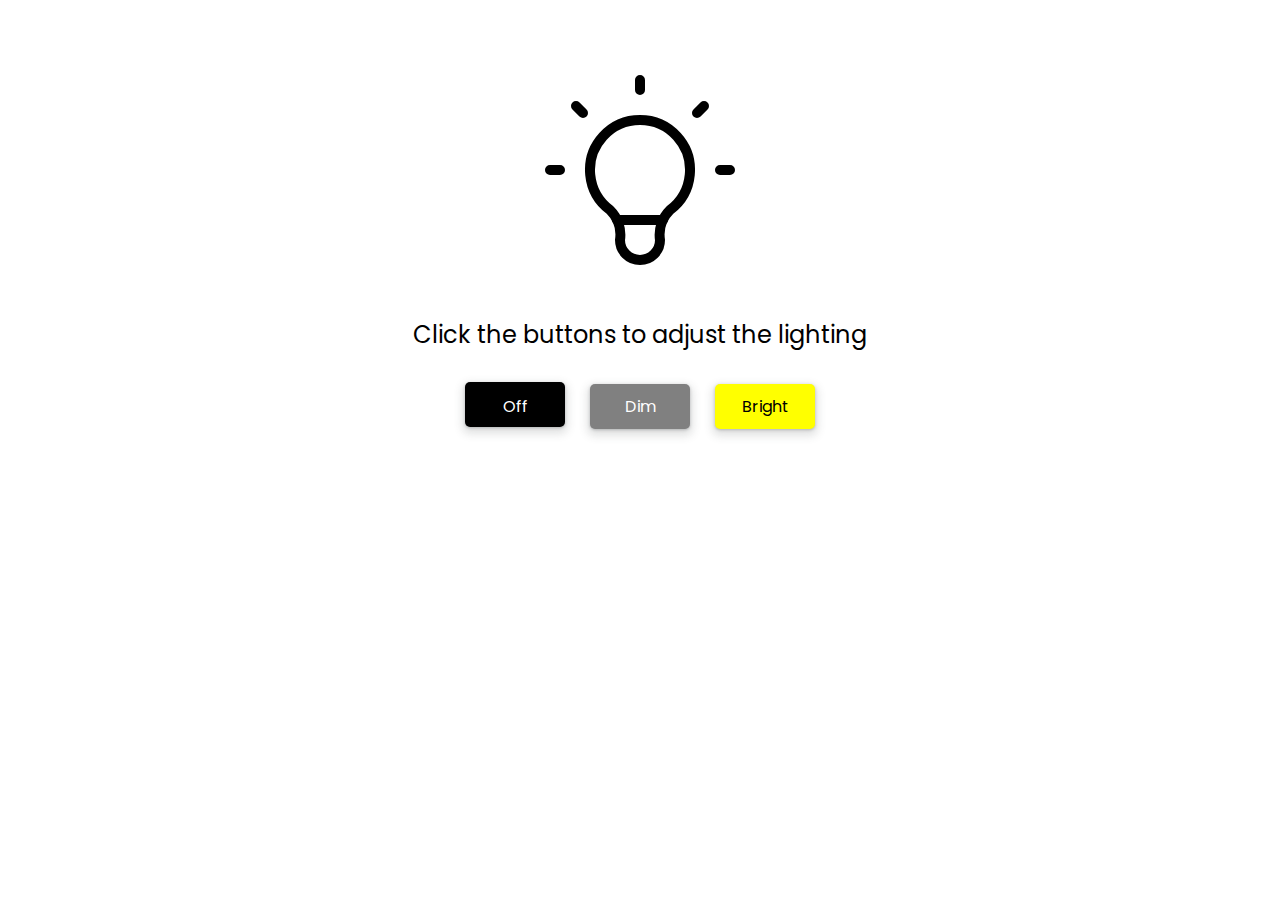
<file: index.html>
<!DOCTYPE html>
<html lang="en">
<head>
    <meta charset="UTF-8">
    <meta name="viewport" content="width=device-width, initial-scale=1.0">
    <title>Website Class2</title>
    <link rel="stylesheet" href="./styles.css">
</head>
<body>
    <div class="container">
        <svg id="lightbulb" xmlns="http://www.w3.org/2000/svg" fill="none" width="240" height="240" viewBox="0 0 24 24" stroke-width="1" stroke-linejoin="round" stroke-linecap="round" stroke="currentColor">
            <path d="M3 12h1m8 -9v1m8 8h1m-15.4 -6.4l.7 .7m12.1 -.7l-.7 .7"></path>
            <path d="M9 16a5 5 0 1 1 6 0a3.5 3.5 0 0 0 -1 3a2 2 0 0 1 -4 0a3.5 3.5 0 0 0 -1 -3"></path>
            <path d="M9.7 17l4.6 0"></path>
        </svg>
        <h2>
        Click the buttons to adjust the lighting
        </h2>
        <div class="buttons">
            <button id="off" class="button-17">Off</button>
            <button id="dim" class="button-17">Dim</button>
            <button id="bright" class="button-17">Bright</button>
        </div>
    </div>


    <script src="https://code.jquery.com/jquery-3.6.0.min.js"></script>
    <script src="./scripts.js"></script>
</body>
</html>
</file>
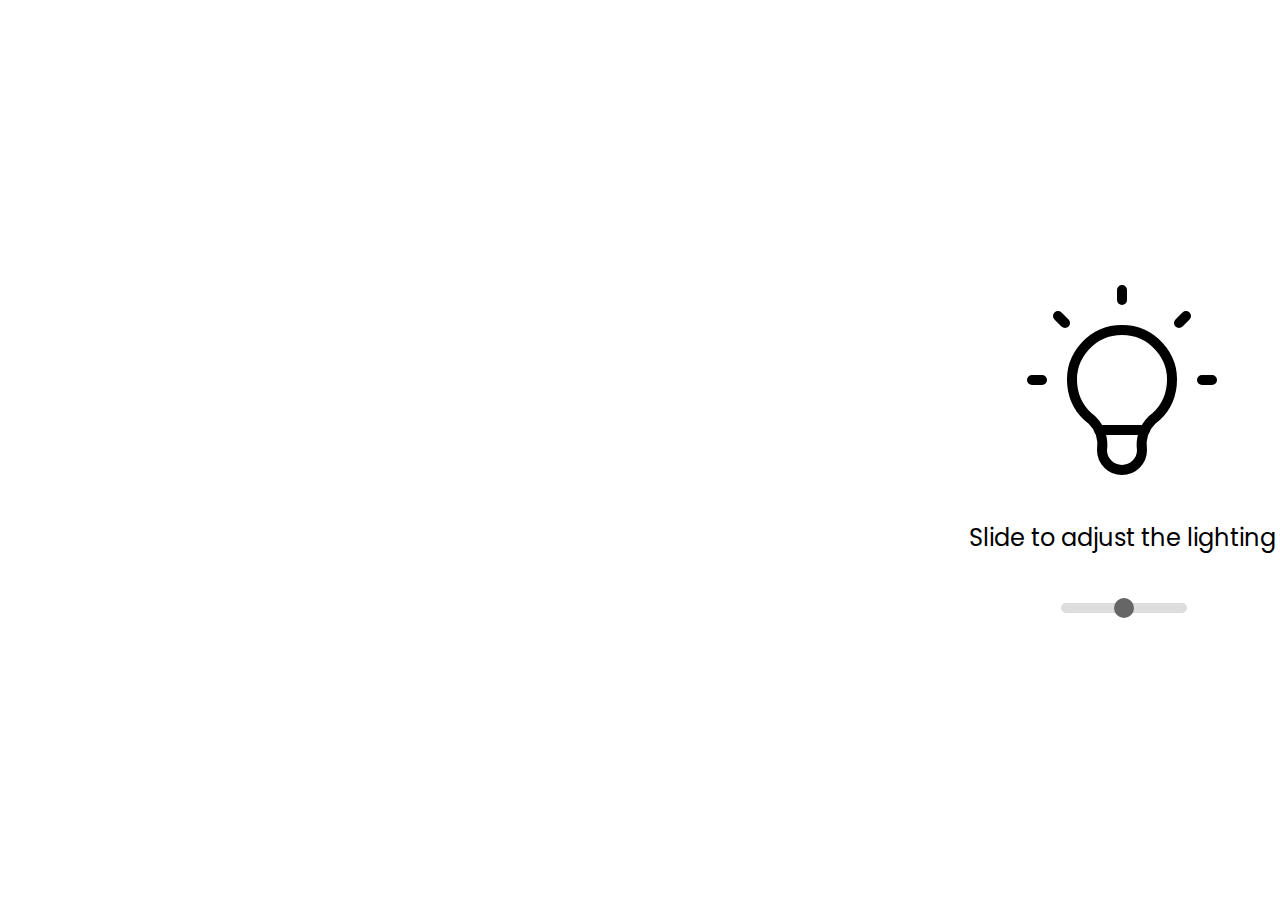
<file: class 2/index.html>
<!DOCTYPE html>
<html>

<head>
    <meta charset="utf-8">
    <title>Assignment 2</title>
    <meta name="viewport" content="initial-scale=1,maximum-scale=1,user-scalable=no">
    <link href="https://api.mapbox.com/mapbox-gl-js/v3.10.0/mapbox-gl.css" rel="stylesheet">
    <link rel="stylesheet" href="./styles.css" />
</head>

<body>
    <div class="map-container">
        <div id="map"></div>
    </div>

    <div class="lightbulb-container">
        <svg id="lightbulb" xmlns="http://www.w3.org/2000/svg" fill="none" width="240" height="240" viewBox="0 0 24 24" stroke-width="1" stroke-linejoin="round" stroke-linecap="round" stroke="currentColor">
            <path d="M3 12h1m8 -9v1m8 8h1m-15.4 -6.4l.7 .7m12.1 -.7l-.7 .7"></path>
            <path d="M9 16a5 5 0 1 1 6 0a3.5 3.5 0 0 0 -1 3a2 2 0 0 1 -4 0a3.5 3.5 0 0 0 -1 -3"></path>
            <path d="M9.7 17l4.6 0"></path>
        </svg>
        <h2>
        Slide to adjust the lighting
        </h2>
        <div class="slider">
            <input id="light-slider" type="range" min="0" max="100" value="50" step="1">
        </div>
    </div>

    <script src="https://code.jquery.com/jquery-3.6.0.min.js"></script>
    <script src="https://api.mapbox.com/mapbox-gl-js/v3.10.0/mapbox-gl.js"></script>
    <script src="./scripts.js"></script>
</body>

</html>
</file>
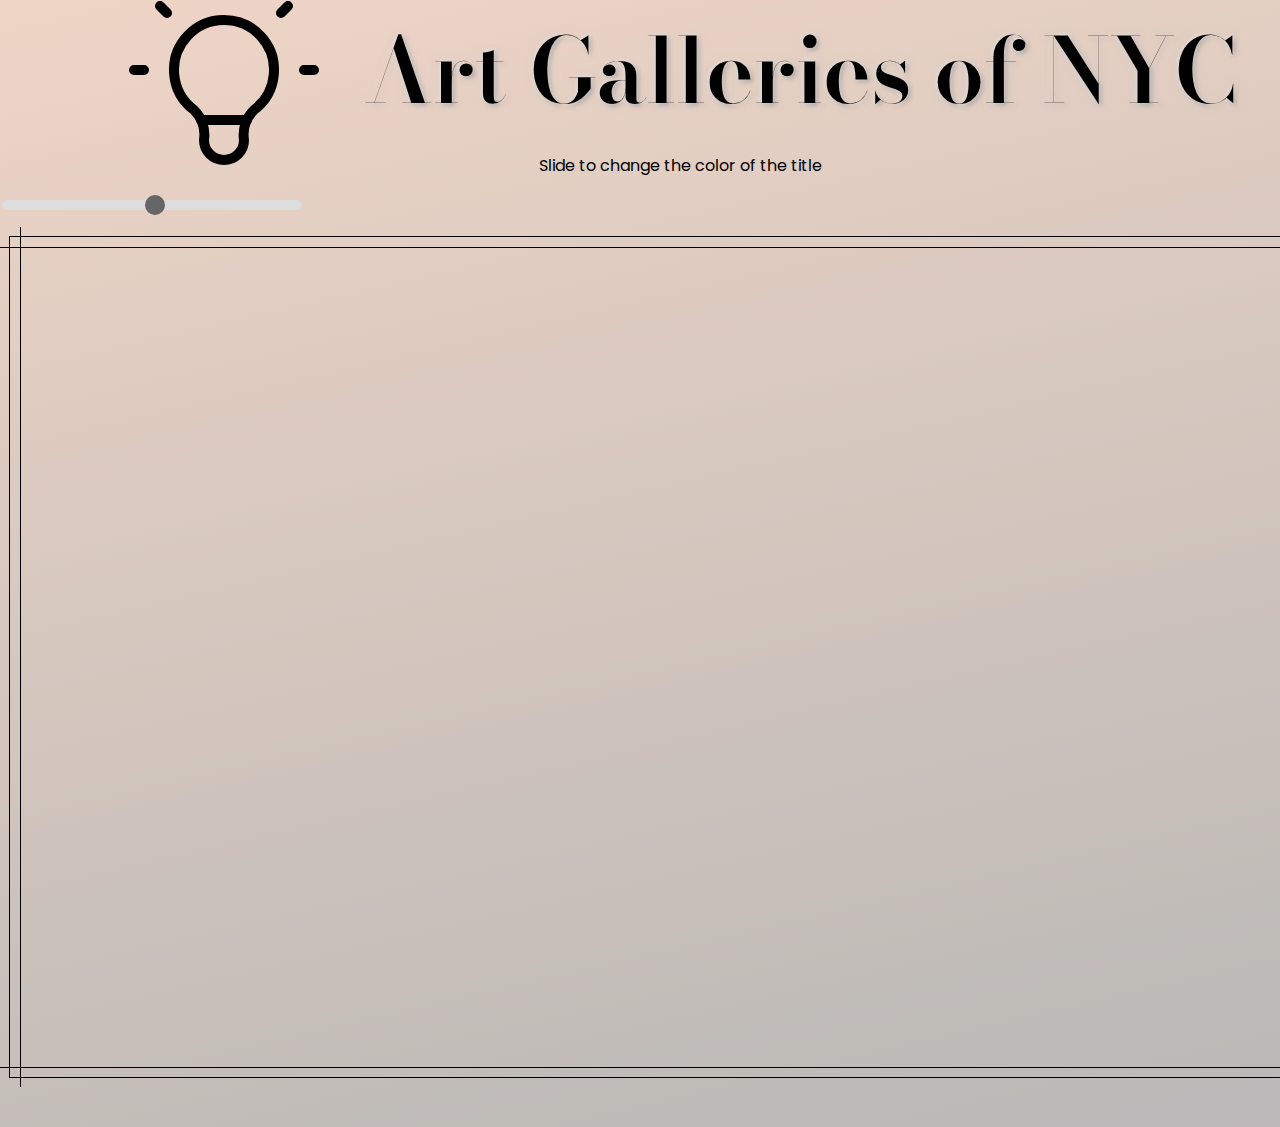
<file: class 3/index.html>
<!DOCTYPE html>
<html>

<head>
    <meta charset="utf-8">
    <title>Assignment 3</title>
    <meta name="viewport" content="initial-scale=1,maximum-scale=1,user-scalable=no">
    <link href="https://api.mapbox.com/mapbox-gl-js/v3.10.0/mapbox-gl.css" rel="stylesheet">
    <link rel="stylesheet" href="./styles.css" />
</head>

<body>
    <div class="grid-container gradient-background">
        <div class="header-container">
            <svg id="lightbulb" xmlns="http://www.w3.org/2000/svg" fill="none" width="240" height="240" viewBox="0 0 24 24" stroke-width="1" stroke-linejoin="round" stroke-linecap="round" stroke="currentColor">
                <path d="M3 12h1m8 -9v1m8 8h1m-15.4 -6.4l.7 .7m12.1 -.7l-.7 .7"></path>
                <path d="M9 16a5 5 0 1 1 6 0a3.5 3.5 0 0 0 -1 3a2 2 0 0 1 -4 0a3.5 3.5 0 0 0 -1 -3"></path>
                <path d="M9.7 17l4.6 0"></path>
            </svg>
            <h1>Art Galleries of NYC</h1>
        </div>

        <div class="lightbulb-container">
            <h2>
            Slide to change the color of the title
            </h2>
            <div class="slider">
                <input id="light-slider" type="range" min="0" max="100" value="50" step="3">
            </div>
        </div>
        
        <div class="map-container">
            <div id="map"></div>
        </div>
        
    </div>

    <script src="https://code.jquery.com/jquery-3.6.0.min.js"></script>
    <script src="https://api.mapbox.com/mapbox-gl-js/v3.10.0/mapbox-gl.js"></script>
    <script src="./scripts.js"></script>
</body>

</html>
</file>
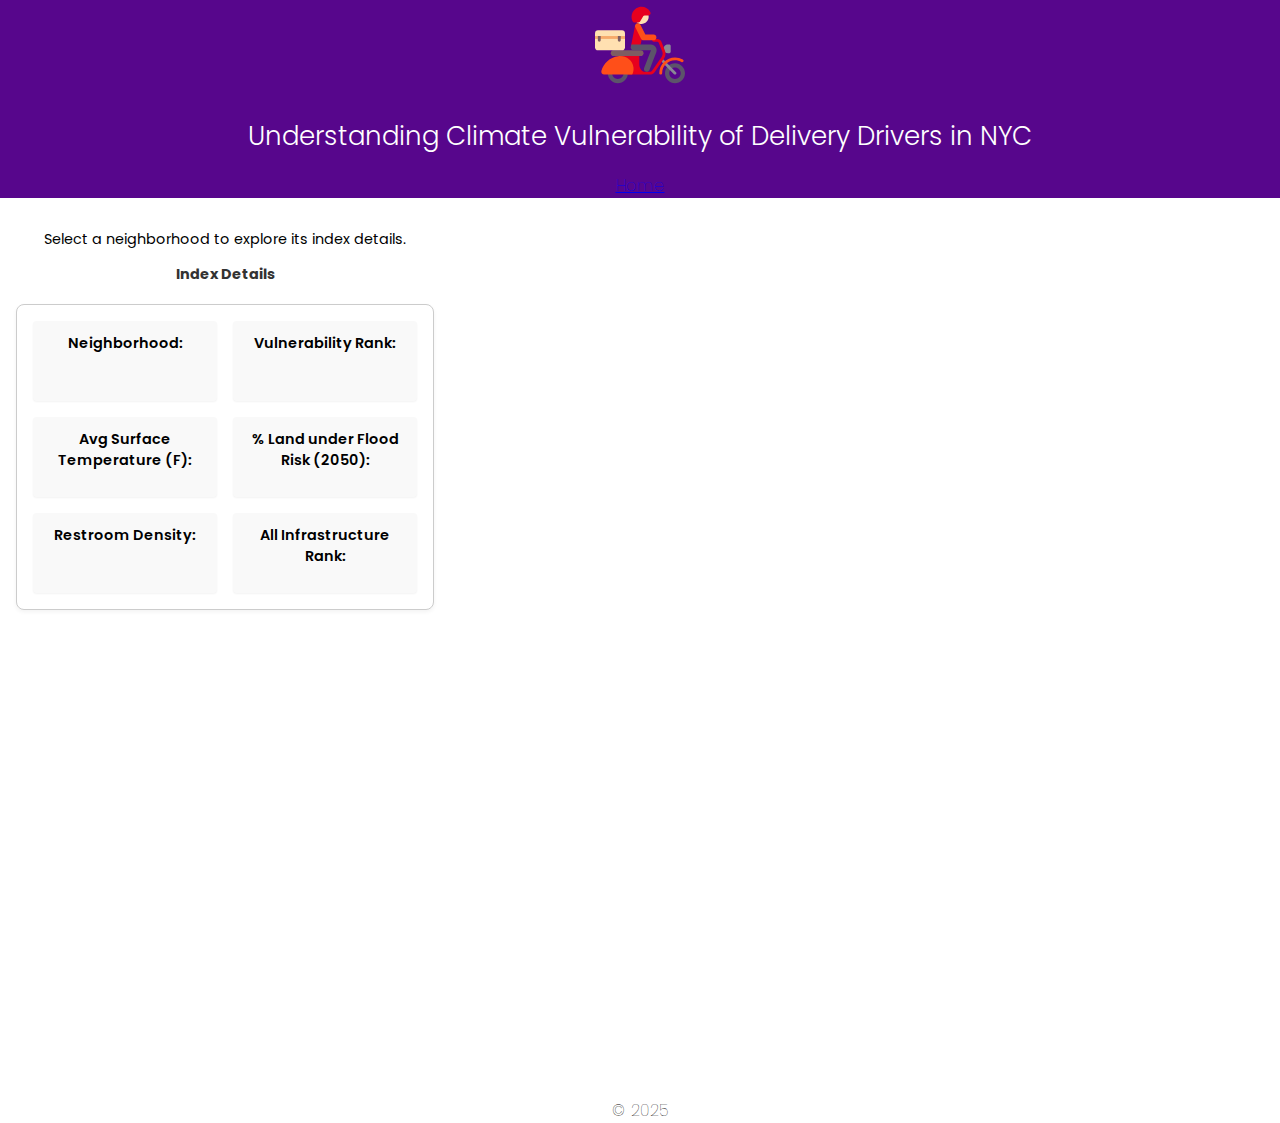
<file: Final Project/CVI.html>
<!DOCTYPE html>
<html>

<head>
    <meta charset="utf-8">
    <title>CVI map</title>
    <meta name="viewport" content="initial-scale=1,maximum-scale=1,user-scalable=no">
    <link href="https://cdn.jsdelivr.net/npm/bootstrap@5.3.5/dist/css/bootstrap.min.css" rel="stylesheet"
        integrity="sha384-SgOJa3DmI69IUzQ2PVdRZhwQ+dy64/BUtbMJw1MZ8t5HZApcHrRKUc4W0kG879m7" crossorigin="anonymous">
    <link href="https://api.mapbox.com/mapbox-gl-js/v3.10.0/mapbox-gl.css" rel="stylesheet">
    <link rel="stylesheet" href="./styles_CVI.css" />
</head>

<body>
    <header class="pb-3 mb-4 border-bottom">
        <div class="container d-flex justify-content-between align-items-center">
            <div class="d-flex align-items-center gap-3">
                <svg width="90" height="90" version="1.1" id="Capa_1" xmlns="http://www.w3.org/2000/svg"
                    xmlns:xlink="http://www.w3.org/1999/xlink" viewBox="0 0 504 504" xml:space="preserve">
                    <g>
                        <g>
                            <polygon style="fill:#E7001E;"
                                points="200,265.833 224.702,141.26 264,209.833 260.552,225.833 255.793,249.833 		" />
                        </g>
                        <g>
                            <path style="fill:#8A8895;" d="M408,249.833c-13.683,0-24.691,11.45-23.966,25.291c0.68,12.978,12.328,22.709,25.324,22.709H416
			c4.418,0,8-3.582,8-8v-32c0-4.418-3.582-8-8-8H408z" />
                        </g>
                        <g>
                            <path style="fill:#5C546A;" d="M448,353.833c-30.928,0-56,25.072-56,56c0,30.928,25.072,56,56,56s56-25.072,56-56
			C504,378.905,478.928,353.833,448,353.833z M448,441.833c-17.673,0-32-14.327-32-32c0-17.673,14.327-32,32-32s32,14.327,32,32
			C480,427.506,465.673,441.833,448,441.833z" />
                        </g>
                        <g>
                            <g>
                                <path style="fill:#8A8895;" d="M448,417.833c-2.047,0-4.094-0.781-5.656-2.344l-72-72c-3.125-3.125-3.125-8.188,0-11.313
				s8.188-3.125,11.313,0l72,72c3.125,3.125,3.125,8.188,0,11.313C452.094,417.052,450.047,417.833,448,417.833z" />
                            </g>
                        </g>
                        <g>
                            <path style="fill:#E7001E;"
                                d="M296,409.833L296,409.833c-26.51,0-48-21.49-48-48v-48H144v96h128L296,409.833z" />
                        </g>
                        <g>
                            <g>
                                <path style="fill:#E7001E;" d="M307.422,417.833H184c-4.422,0-8-3.578-8-8s3.578-8,8-8h123.422c5.25,0,10.164-2.578,13.156-6.891
				l52.609-75.992c6.125-8.852,7.398-20.102,3.398-30.102l-19.992-49.992c-1.219-3.047-4.141-5.023-7.43-5.023H328
				c-4.422,0-8-3.578-8-8s3.578-8,8-8h21.164c9.875,0,18.617,5.922,22.289,15.078l19.992,50c5.992,14.992,4.086,31.867-5.102,45.148
				l-52.609,75.992C327.75,412.685,317.914,417.833,307.422,417.833z" />
                            </g>
                        </g>
                        <g>
                            <path style="fill:#7E5C62;" d="M256,313.833H104c-8.837,0-16-7.163-16-16l0,0c0-8.837,7.163-16,16-16h152c8.837,0,16,7.163,16,16
			v0C272,306.67,264.837,313.833,256,313.833z" />
                        </g>
                        <g>
                            <path style="fill:#FFE0B1;" d="M152,281.833H16c-8.837,0-16-7.163-16-16v-80c0-8.837,7.163-16,16-16h136c8.837,0,16,7.163,16,16
			v80C168,274.669,160.837,281.833,152,281.833z" />
                        </g>
                        <g>
                            <g>
                                <rect y="201.833" style="fill:#F7AA6B;" width="168" height="16" />
                            </g>
                        </g>
                        <g>
                            <g>
                                <path style="fill:#FF4F19;" d="M368,417.833c-4.422,0-8-3.578-8-8c0-48.523,39.477-88,88-88c15.461,0,30.672,4.07,43.977,11.758
				c3.828,2.211,5.141,7.109,2.93,10.93c-2.219,3.828-7.125,5.133-10.93,2.93c-10.883-6.289-23.32-9.617-35.977-9.617
				c-39.703,0-72,32.297-72,72C376,414.255,372.422,417.833,368,417.833z" />
                            </g>
                        </g>
                        <g>
                            <g>
                                <path style="fill:#FF4F19;" d="M328,225.833h-56c-6.059,0-11.602-3.422-14.313-8.844l-32-64
				c-3.949-7.906-0.746-17.516,7.156-21.469c7.898-3.953,17.508-0.758,21.469,7.156l27.574,55.156H328c8.836,0,16,7.164,16,16
				S336.836,225.833,328,225.833z" />
                            </g>
                        </g>
                        <g>
                            <g>
                                <path style="fill:#5C546A;"
                                    d="M203.173,249.833h110.124c10.391,0,20.172,5.07,26.156,13.57
				c5.988,8.492,7.473,19.406,3.977,29.195l-38.527,99.396c-2.473,6.313-8.512,10.172-14.902,10.172
				c-1.941,0-3.914-0.359-5.832-1.109c-8.227-3.227-12.285-12.508-9.063-20.734l38.359-98.943L216,281.833c-8.836,0-16-7.164-16-16" />
                            </g>
                        </g>
                        <g>
                            <path style="fill:#FFE0B1;" d="M295.299,74.143c-1.492-2.594-4.117-4.125-7.336-3.984c-59.297,3.078-59.297,7.195-59.297,14.672
			c0,4.172,2.367,29.117,2.844,34.078c0.188,2.016,1.141,3.883,2.664,5.227c7.32,6.469,16.727,10.031,26.492,10.031
			c22.055,0,40-17.945,40-40C300.667,87.135,298.815,80.206,295.299,74.143z" />
                        </g>
                        <g>
                            <g>
                                <path style="fill:#7E5C62;"
                                    d="M24,233.833L24,233.833c-4.418,0-8-3.582-8-8v-24h16v24C32,230.251,28.418,233.833,24,233.833z" />
                            </g>
                        </g>
                        <g>
                            <g>
                                <path style="fill:#7E5C62;" d="M136,233.833L136,233.833c-4.418,0-8-3.582-8-8v-24h16v24
				C144,230.251,140.418,233.833,136,233.833z" />
                            </g>
                        </g>
                        <g>
                            <path style="fill:#5C546A;" d="M160,409.833c0,17.673-14.327,32-32,32s-32-14.326-32-32H72c0,30.928,25.072,56,56,56
			s56-25.071,56-56H160z" />
                        </g>
                        <g>
                            <path style="fill:#FF4F19;" d="M129.472,314.507c-45.692,5.925-82.676,39.423-93.868,83.254
			c-2.566,10.049,5.226,19.812,15.597,19.812h157.226c5.809-11.671,8.644-25.084,7.201-39.318
			C211.401,336.556,171.036,309.118,129.472,314.507z" />
                        </g>
                        <g>
                            <path style="fill:#E7001E;" d="M310.198,68.136c-12.288-23.369-39.148-35.318-65.691-27.66
			c-18.92,5.459-33.78,21.237-38.281,40.407c-3.404,14.494-1.233,28.991,6.165,41.581c1.383,2.354,4.023,3.703,6.753,3.703l23.547,0
			c4.04,0,7.785-2.12,9.863-5.585l18.31-30.527c1.447-2.412,4.053-3.888,6.866-3.888h21.547c4.352,0,8.297-2.234,10.555-5.969
			C312.073,76.479,312.214,71.972,310.198,68.136z" />
                        </g>
                    </g>
                </svg>
                <h1 id='page-title' class="mb-0">Understanding Climate Vulnerability of Delivery Drivers in NYC</h1>
            </div>
            <a href="index.html" class="btn btn-outline-info btn-md">Home</a>
        </div>
    </header>

    <div id="content-container">
        <div id="sidebar">
            <p><strong>Select a neighborhood to explore its index details.</strong> </p>
            <h4 style="margin-top: 0; color: #333;">Index Details</h4>
            <div id="index-details" class="details-grid">

                <div class="detail-item"><strong>Neighborhood:</strong> <span id="nta-name"></span></div>
                <div class="detail-item"><strong>Vulnerability Rank:</strong> <span id="cvi-rank"></span></div>
                <div class="detail-item"><strong>Avg Surface Temperature (F):</strong> <span id="surface-temp"></span>
                </div>
                <div class="detail-item"><strong>% Land under Flood Risk (2050):</strong> <span id="flood-risk"></span>
                </div>
                <div class="detail-item"><strong>Restroom Density:</strong> <span id="restroom"></span></div>
                <div class="detail-item"><strong>All Infrastructure Rank:</strong> <span id="infra-index"></span></div>
            </div>
        </div>
        <div id="map-CVI"></div>
    </div>



    <footer class="pt-3 mt-4 text-body-secondary border-top">
        © 2025
    </footer>



    <script src="https://code.jquery.com/jquery-3.6.0.min.js"></script>
    <script src="https://cdn.jsdelivr.net/npm/bootstrap@5.3.5/dist/js/bootstrap.bundle.min.js"
        integrity="sha384-k6d4wzSIapyDyv1kpU366/PK5hCdSbCRGRCMv+eplOQJWyd1fbcAu9OCUj5zNLiq"
        crossorigin="anonymous"></script>
    <script src="https://api.mapbox.com/mapbox-gl-js/v3.10.0/mapbox-gl.js"></script>
    <script src="./scripts_CVI.js"></script>
</body>

</html>
</file>
<file: styles.css>
@import url('https://fonts.googleapis.com/css2?family=Open+Sans:ital,wght@0,300;1,300&family=Poppins:ital,wght@0,100;0,200;0,300;0,400;0,500;0,600;0,700;0,800;0,900;1,100;1,200;1,300;1,400;1,500;1,600;1,700;1,800;1,900&display=swap');



body {
    font-family: "Poppins", sans-serif;
    font-weight: 100;
    font-style: normal;
    text-align: center;
    transition: background 0.5s ease-in-out;
}

h2 {
    font-weight: 400; /* Lighter font */
    font-size: 24px; /* Optional: Adjust size */
}

.container {
    margin-top: 50px;
}

#lightbulb {
    transition: stroke 0.5s ease-in-out;
    width: 240px;
    height: 240px;
}

button {
    width: 100px; /* Ensure equal button width */
    height: 45px; /* Ensure equal button height */
    margin: 10px;
    padding: 10px 15px;
    font-family: "Poppins", sans-serif;
    font-size: 16px;
    cursor: pointer;
    border: none;
    border-radius: 5px;
    text-align: center;
}


<button class="button-17" role="button">Button 17</button>

/* CSS */
.button-17 {
  align-items: center;
  appearance: none;
  background-color: #fff;
  border-radius: 26px;
  border-style: none;
  box-shadow: rgba(0, 0, 0, .2) 0 3px 5px -1px,rgba(0, 0, 0, .14) 0 6px 10px 0,rgba(0, 0, 0, .12) 0 1px 18px 0;
  box-sizing: border-box;
  color: #3c4043;
  cursor: pointer;
  display: inline-flex;
  fill: currentcolor;
  font-family: "Poppins", sans-serif;
  font-weight: 500;
  height: 48px;
  justify-content: center;
  letter-spacing: .25px;
  line-height: normal;
  max-width: 100%;
  overflow: visible;
  padding: 2px 24px;
  position: relative;
  text-align: center;
  text-transform: none;
  transition: box-shadow 280ms cubic-bezier(.4, 0, .2, 1),opacity 15ms linear 30ms,transform 270ms cubic-bezier(0, 0, .2, 1) 0ms;
  user-select: none;
  -webkit-user-select: none;
  touch-action: manipulation;
  width: auto;
  will-change: transform,opacity;
  z-index: 0;
}

.button-17:hover {
  background: #F6F9FE;
  color: #174ea6;
}

.button-17:active {
  box-shadow: 0 4px 4px 0 rgb(60 64 67 / 30%), 0 8px 12px 6px rgb(60 64 67 / 15%);
  outline: none;
}

.button-17:focus {
  outline: none;
  border: 2px solid #4285f4;
}

.button-17:not(:disabled) {
  box-shadow: rgba(60, 64, 67, .3) 0 1px 3px 0, rgba(60, 64, 67, .15) 0 4px 8px 3px;
}

.button-17:not(:disabled):hover {
  box-shadow: rgba(60, 64, 67, .3) 0 2px 3px 0, rgba(60, 64, 67, .15) 0 6px 10px 4px;
}

.button-17:not(:disabled):focus {
  box-shadow: rgba(60, 64, 67, .3) 0 1px 3px 0, rgba(60, 64, 67, .15) 0 4px 8px 3px;
}

.button-17:not(:disabled):active {
  box-shadow: rgba(60, 64, 67, .3) 0 4px 4px 0, rgba(60, 64, 67, .15) 0 8px 12px 6px;
}

.button-17:disabled {
  box-shadow: rgba(60, 64, 67, .3) 0 1px 3px 0, rgba(60, 64, 67, .15) 0 4px 8px 3px;
}

#off {
    background-color: black;
    color: white;
    border: 2px solid transparent;
    transition: border 0.3s ease-in-out;
}

/* When the body background is black, add a white border */
body.dark-mode #off {
    border: 2px solid white;
}

#dim { background-color: gray; color: white; }
#bright { background-color: yellow; color: black; }
</file>
<file: class 2/styles.css>
@import url('https://fonts.googleapis.com/css2?family=Open+Sans:ital,wght@0,300;1,300&family=Poppins:ital,wght@0,100;0,200;0,300;0,400;0,500;0,600;0,700;0,800;0,900;1,100;1,200;1,300;1,400;1,500;1,600;1,700;1,800;1,900&display=swap');


/* Ensure the root elements have height */
body {
    margin: 0;
    display: flex;
    flex-direction: row;
    height: 100vh;
    font-family: "Poppins", sans-serif;
    font-weight: 100;
    font-style: normal;
    text-align: center;
    transition: background 0.5s ease-in-out;
}


.lightbulb-container {
    flex: 1; /* Fixed width for the lightbulb container */
    display: flex;
    flex-direction: column; /* Stack children vertically */
    justify-content: center; /* Center children vertically */
    align-items: center; /* Center children horizontally */
    height: 100%; /* Full height of the parent */
    margin: 0; /* Remove extra margins */
    padding: 0; /* Remove extra padding */
    text-align: center; /* Center text inside the container */
}

/* Center the map container */
.map-container {
    display: flex;
    flex: 1;
    justify-content: center;
    align-items: center;
    height: 100vh;
    margin-left: 5%;
}


#map {
    width: 900px;
    height: 600px;

}

.slider{
    width: 40%;
    margin: 20px auto;
}

#light-slider {
    width: 100%;
    -webkit-appearance: none;
    height: 10px;
    background: #ddd; /* Default background */
    outline: none;
    border-radius: 5px;
    cursor: pointer;
    transition: background 0.3s ease-in-out; /* Smooth transition for background */
}

#light-slider::-webkit-slider-thumb {
    -webkit-appearance: none;
    appearance: none;
    width: 20px;
    height: 20px;
    background: #666; /* Default thumb color */
    border-radius: 50%;
    cursor: pointer;
    transition: background 0.3s ease-in-out; /* Smooth transition for thumb color */
}

#light-slider::-moz-range-thumb {
    width: 20px;
    height: 20px;
    background: #666; /* Default thumb color */
    border-radius: 50%;
    cursor: pointer;
    transition: background 0.3s ease-in-out; /* Smooth transition for thumb color */
}

h2 {
    font-weight: 400;
    /* Lighter font */
    font-size: 24px;
    /* Optional: Adjust size */
}

#lightbulb {
    transition: stroke 0.5s ease-in-out;
    width: 240px;
    height: 240px;
}
</file>
<file: class 3/styles.css>
@import url('https://fonts.googleapis.com/css2?family=Open+Sans:ital,wght@0,300;1,300&family=Poppins:ital,wght@0,100;0,200;0,300;0,400;0,500;0,600;0,700;0,800;0,900;1,100;1,200;1,300;1,400;1,500;1,600;1,700;1,800;1,900&display=swap');
@import url('https://fonts.googleapis.com/css2?family=Bodoni+Moda:ital,opsz,wght@0,6..96,400..900;1,6..96,400..900&family=Open+Sans:ital,wght@0,300;1,300&family=Poppins:ital,wght@0,100;0,200;0,300;0,400;0,500;0,600;0,700;0,800;0,900;1,100;1,200;1,300;1,400;1,500;1,600;1,700;1,800;1,900&display=swap');
@import url('https://fonts.googleapis.com/css2?family=Cormorant+Garamond:ital,wght@0,300..700;1,300..700&display=swap');
@import url('https://fonts.googleapis.com/css2?family=Limelight&display=swap');
@import url('https://fonts.googleapis.com/css2?family=Playfair+Display+SC:ital,wght@0,400;0,700;0,900;1,400;1,700;1,900&display=swap');
@import url('https://fonts.googleapis.com/css2?family=Brygada+1918:ital,wght@0,400..700;1,400..700&display=swap');


.gradient-background {
    background: linear-gradient(167deg, #efd5c6, #bdbab7, #c2a1da );
    background-size: 180% 180%;
    animation: gradient-animation 7s ease infinite;
  }
  
@keyframes gradient-animation {
    0% {
      background-position: 0% 50%;
    }
    50% {
      background-position: 100% 50%;
    }
    100% {
      background-position: 0% 50%;
    }
}

.header-container {
    display: flex;
    align-items: center; 
    justify-content: center;/* vertically center the SVG and h1 */
    height: 140px;
}

/* Ensure the root elements have height */
body {
    /* background: linear-gradient(to bottom, rgb(186, 186, 183), ivory); */
    margin: 0;
    display: grid;
    flex-direction: row;
    min-height: 100vh;
    font-family: "Poppins", sans-serif;
    font-weight: 100;
    font-style: normal;
    text-align: center;
    transition: background 0.5s ease-in-out;
}

.grid-container {
    display: grid;
    grid-template-rows: auto auto min-content;
    grid-template-areas:
        "header"
        "lightbulb"
        "map";
    min-height: 100vh;
    width: 100%;
}

.grid-container h1 {
    grid-area: header;
    margin: 0;
    padding: 20px;
    font-size: 90px;
    font-family: "Bodoni Moda", serif;
    font-weight: 600;
    transition: background-color 0.6s ease-in-out;
    text-shadow:
    0 0 5px rgba(255, 255, 255, 0.7),
    0 0 10px rgba(196, 196, 196, 0.6),
    2px 2px 4px rgba(103, 103, 103, 0.6);
}


.slider-container {
    justify-items: center;  /* centers grid items horizontally */
    align-items: top;    /* centers grid items vertically */
    height: 100%;           /* full height of the parent */
    text-align: center;     /* center text inside the container */
    margin-bottom: 10px;
}


/* Center the map container */
.map-container {
    display: flex;
    justify-content: center;
    align-items: top;
    margin-top: 10px;
    height: 100vh;
}


#map {
    width: 1300px;
    height: 800px;
    --s: 10px; /* control the frame size */
    padding: var(--s);
    border: calc(2 * var(--s)) solid #0000;
    outline: 1px solid #000;
    outline-offset: calc(-1 * var(--s));
    background: conic-gradient(from 90deg at 1px 1px, #0000 25%, #000 0);
}


.slider {
    width: 300px;
    grid-column: 1 / -1;    /* spans across both grid columns */
}

#light-slider {
    width: 100%;
    -webkit-appearance: none;
    height: 10px;
    background: #ddd; /* Default background */
    outline: none;
    border-radius: 5px;
    cursor: pointer;
    transition: background 0.3s ease-in-out; /* Smooth transition for background */
}

#light-slider::-webkit-slider-thumb {
    -webkit-appearance: none;
    appearance: none;
    width: 20px;
    height: 20px;
    background: #666; /* Default thumb color */
    border-radius: 50%;
    cursor: pointer;
    transition: background 0.3s ease-in-out; /* Smooth transition for thumb color */
}

#light-slider::-moz-range-thumb {
    width: 20px;
    height: 20px;
    background: #666; /* Default thumb color */
    border-radius: 50%;
    cursor: pointer;
    transition: background 0.3s ease-in-out; /* Smooth transition for thumb color */
}

h2 {
    font-weight: 400;
    font-size: 16px;
}

#art {
    transition: stroke 0.5s ease-in-out;
    width: 100px;
    height: 100px;
    filter:
        drop-shadow(0 0 6px rgba(255, 255, 255, 0.8))
        drop-shadow(2px 2px 6px rgba(42, 42, 42, 0.5));
}
</file>
<file: Final Project/styles_CVI.css>
@import url('https://fonts.googleapis.com/css2?family=Playfair+Display+SC:ital,wght@0,400;0,700;0,900;1,400;1,700;1,900&display=swap');
@import url('https://fonts.googleapis.com/css2?family=Brygada+1918:ital,wght@0,400..700;1,400..700&display=swap');
@import url('https://fonts.googleapis.com/css2?family=Quicksand:wght@300..700&display=swap');
@import url('https://fonts.googleapis.com/css2?family=Poppins:ital,wght@0,100;0,200;0,300;0,400;0,500;0,600;0,700;0,800;0,900;1,100;1,200;1,300;1,400;1,500;1,600;1,700;1,800;1,900&display=swap');



/* Ensure the root elements have height */
body {
    /* background: linear-gradient(to bottom, rgb(186, 186, 183), ivory); */
    margin: 0;
    background-color: #ffffff;
    display: grid;
    flex-direction: row;
    font-family: "poppins", sans-serif;
    font-weight: 100;
    font-style: normal;
    text-align: center;
}

  
#page-title {
    font-family: "poppins", sans-serif;
    font-weight: 300;
    font-size: 26px;
    font-style: normal;
    text-align: center;
    margin-top: 20px;
}

#map-CVI{

    height: 100%;
    flex-grow: 1;

}


#content-container {
    flex-grow: 1;
    display: flex;
    min-height: 100vh;
}

#sidebar {
    display: flex;
    flex-direction: column;
    width: 450px;
    padding: 1rem;
    font-size: 0.9rem;
    overflow-y: scroll;
    box-sizing: border-box;
}

#index-details {
    border: 1px solid #ccc;
    border-radius: 8px;
    padding: 16px;
    background-color: #fff;
    box-shadow: 0 2px 4px rgba(0, 0, 0, 0.05);
    font-family: sans-serif;
    margin-bottom: 15px;
}

#sidebar #index-details {
    display: grid;
    grid-template-columns: repeat(2, 1fr);
    grid-auto-rows: minmax(80px, auto);
    gap: 1rem;
    border: 1px solid #ccc;
    border-radius: 8px;
    padding: 16px;
    background-color: #fff;
    box-shadow: 0 2px 4px rgba(0, 0, 0, 0.05);
    font-family: poppins, sans-serif;
    margin-bottom: 15px;
}

#sidebar .detail-item {
    display: grid;
    grid-template-rows: auto 1fr;
    padding: 0.75rem;
    background-color: #f9f9f9;
    border-radius: 4px;
    box-shadow: 0 1px 2px rgba(0, 0, 0, 0.05);
}

#sidebar .detail-item strong {
    grid-row: 1;
    font-weight: 600;
    margin-bottom: 0.5rem;
}

#sidebar .detail-item span {
    grid-row: 2;
    display: flex;
    align-items: center;
    justify-content: center;
    font-size: 1rem;
    color: #330662;
    font-family: poppins, sans-serif;
    font-weight: 400;

}

header {
    background-color: #57068c; /* soft purple */
    color: #ffffff;
  }
</file>
